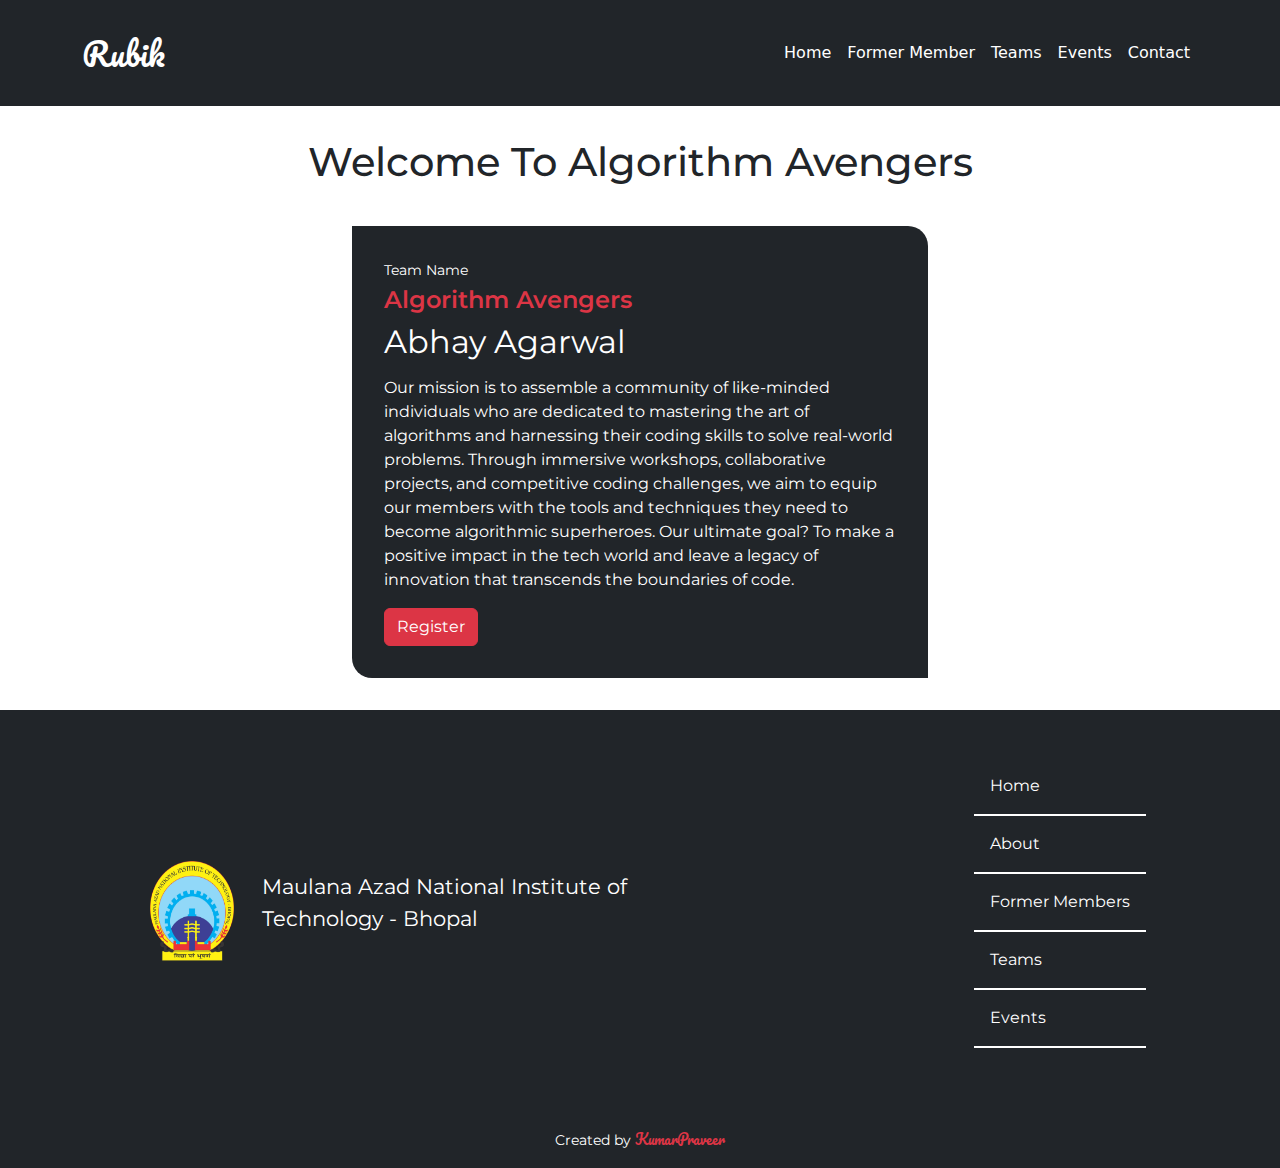
<file: abhay.html>
<!DOCTYPE html>
<html lang="en">
  <head>
    <meta charset="utf-8" />
    <meta name="viewport" content="width=device-width, initial-scale=1" />
    <title>Rubik</title>
    <link
      href="https://cdn.jsdelivr.net/npm/bootstrap@5.3.3/dist/css/bootstrap.min.css"
      rel="stylesheet"
      integrity="sha384-QWTKZyjpPEjISv5WaRU9OFeRpok6YctnYmDr5pNlyT2bRjXh0JMhjY6hW+ALEwIH"
      crossorigin="anonymous"
    />
    <link rel="preconnect" href="https://fonts.googleapis.com" />
    <link rel="preconnect" href="https://fonts.gstatic.com" crossorigin />
    <link
      href="https://fonts.googleapis.com/css2?family=Pacifico&display=swap"
      rel="stylesheet"
    />

    <link
      href="https://fonts.googleapis.com/css2?family=Montserrat:ital,wght@0,100..900;1,100..900&display=swap"
      rel="stylesheet"
    />

    <link rel="stylesheet" href="style.css" />
  </head>
  <body>
    <div class="nav-section" id="home">
      <nav class="navbar navbar-expand-lg navbar-light bg-dark p-4">
        <div class="container">
          <a class="navbar-brand text-white" href="/"> Rubik </a>
          <button
            class="navbar-toggler"
            type="button"
            data-bs-toggle="collapse"
            data-bs-target="#navbarSupportedContent"
            aria-controls="navbarSupportedContent"
            aria-expanded="false"
            aria-label="Toggle navigation"
          >
            <span class="navbar-toggler-icon my-toggler bg-danger"></span>
          </button>
          <div class="collapse navbar-collapse" id="navbarSupportedContent">
            <ul class="navbar-nav ms-auto mb-2 mb-lg-0">
              <li class="nav-item">
                <a
                  class="nav-link active text-white"
                  aria-current="page"
                  href="/"
                  >Home</a
                >
              </li>
              <li class="nav-item">
                <a
                  class="nav-link active text-white"
                  aria-current="page"
                  href="#"
                  >Former Member</a
                >
              </li>
              <li class="nav-item">
                <a
                  class="nav-link active text-white"
                  aria-current="page"
                  href="teams.html"
                  >Teams</a
                >
              </li>
              <li class="nav-item">
                <a
                  class="nav-link active text-white"
                  aria-current="page"
                  href="#testimonial"
                  >Events</a
                >
              </li>
              <li class="nav-item">
                <a
                  class="nav-link active text-white"
                  aria-current="page"
                  href="#footer"
                  >Contact</a
                >
              </li>
            </ul>
          </div>
        </div>
      </nav>
    </div>

    <div id="team-header">
      <h1>Welcome To Algorithm Avengers</h1>
    </div>

    <div class="team-container">
      <div class="team container bg-dark">
        <div class="team-content text-white">
          <small>Team Name</small>
          <div class="team-name text-danger">Algorithm Avengers</div>
          <div class="head-of-team">Abhay Agarwal</div>
          <div class="para">
            Our mission is to assemble a community of like-minded individuals
            who are dedicated to mastering the art of algorithms and harnessing
            their coding skills to solve real-world problems. Through immersive
            workshops, collaborative projects, and competitive coding
            challenges, we aim to equip our members with the tools and
            techniques they need to become algorithmic superheroes. Our ultimate
            goal? To make a positive impact in the tech world and leave a legacy
            of innovation that transcends the boundaries of code.
          </div>
          <div class="btn btn-danger">
            <a href="abhay.html">Register</a>
          </div>
        </div>
      </div>
    </div>

    <section class="footer bg-dark" id="footer">
      <div class="footer-section container">
        <div class="logo-section">
          <div class="manit-logo-container">
            <img src="resources/manit.png" alt="" />
          </div>
          <div class="para container">
            <p class="text-white" id="manit-text">
              Maulana Azad National Institute of Technology - Bhopal
            </p>
          </div>
        </div>
        <div class="quick-links">
          <ul class="text-white">
            <li>
              <a href="/"> Home</a>
            </li>
            <li>
              <a href="">About</a>
            </li>
            <li><a href="">Former Members</a></li>
            <li><a href="teams.html">Teams</a></li>
            <li><a href="#testimonial">Events</a></li>
          </ul>
        </div>
      </div>
      <center>
        <div class="mt=4 py-3">
          <small class="text-white">
            Created by
            <span id="praveer" class="text-danger">KumarPraveer</span></small
          >
        </div>
      </center>
    </section>

    <script
      src="https://cdn.jsdelivr.net/npm/bootstrap@5.3.3/dist/js/bootstrap.bundle.min.js"
      integrity="sha384-YvpcrYf0tY3lHB60NNkmXc5s9fDVZLESaAA55NDzOxhy9GkcIdslK1eN7N6jIeHz"
      crossorigin="anonymous"
    ></script>
  </body>
</html>
</file>
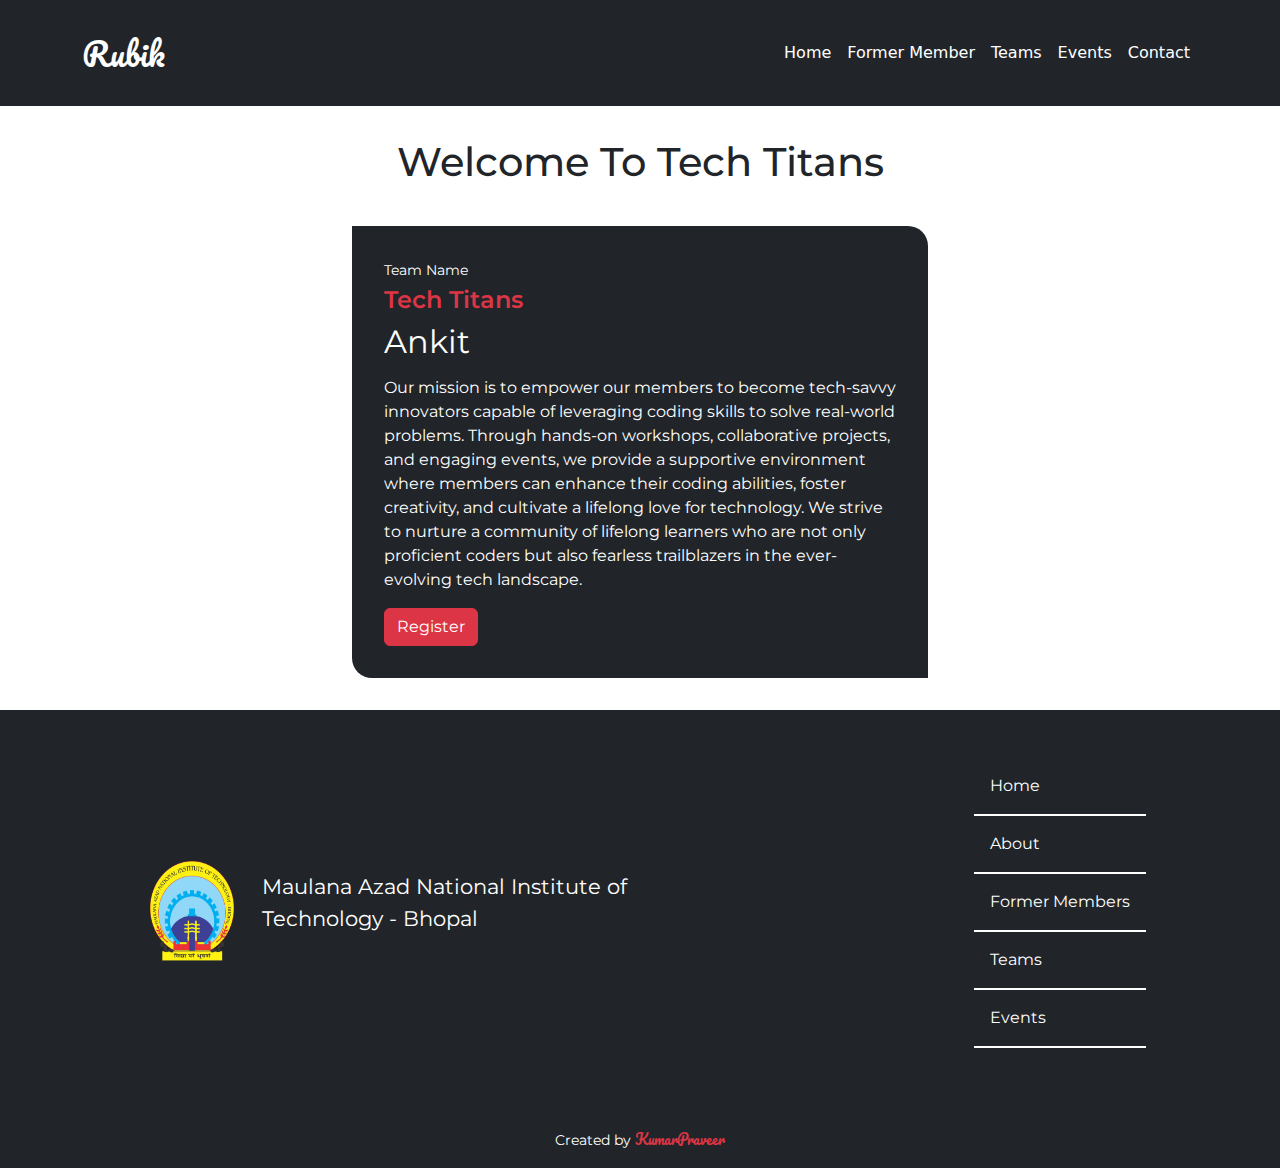
<file: ankit.html>
<!DOCTYPE html>
<html lang="en">
  <head>
    <meta charset="utf-8" />
    <meta name="viewport" content="width=device-width, initial-scale=1" />
    <title>Rubik</title>
    <link
      href="https://cdn.jsdelivr.net/npm/bootstrap@5.3.3/dist/css/bootstrap.min.css"
      rel="stylesheet"
      integrity="sha384-QWTKZyjpPEjISv5WaRU9OFeRpok6YctnYmDr5pNlyT2bRjXh0JMhjY6hW+ALEwIH"
      crossorigin="anonymous"
    />
    <link rel="preconnect" href="https://fonts.googleapis.com" />
    <link rel="preconnect" href="https://fonts.gstatic.com" crossorigin />
    <link
      href="https://fonts.googleapis.com/css2?family=Pacifico&display=swap"
      rel="stylesheet"
    />

    <link
      href="https://fonts.googleapis.com/css2?family=Montserrat:ital,wght@0,100..900;1,100..900&display=swap"
      rel="stylesheet"
    />

    <link rel="stylesheet" href="style.css" />
  </head>
  <body>
    <div class="nav-section" id="home">
      <nav class="navbar navbar-expand-lg navbar-light bg-dark p-4">
        <div class="container">
          <a class="navbar-brand text-white" href="index.html"> Rubik </a>
          <button
            class="navbar-toggler"
            type="button"
            data-bs-toggle="collapse"
            data-bs-target="#navbarSupportedContent"
            aria-controls="navbarSupportedContent"
            aria-expanded="false"
            aria-label="Toggle navigation"
          >
            <span class="navbar-toggler-icon my-toggler bg-danger"></span>
          </button>
          <div class="collapse navbar-collapse" id="navbarSupportedContent">
            <ul class="navbar-nav ms-auto mb-2 mb-lg-0">
              <li class="nav-item">
                <a
                  class="nav-link active text-white"
                  aria-current="page"
                  href="/"
                  >Home</a
                >
              </li>
              <li class="nav-item">
                <a
                  class="nav-link active text-white"
                  aria-current="page"
                  href="#"
                  >Former Member</a
                >
              </li>
              <li class="nav-item">
                <a
                  class="nav-link active text-white"
                  aria-current="page"
                  href="teams.html"
                  >Teams</a
                >
              </li>
              <li class="nav-item">
                <a
                  class="nav-link active text-white"
                  aria-current="page"
                  href="#testimonial"
                  >Events</a
                >
              </li>
              <li class="nav-item">
                <a
                  class="nav-link active text-white"
                  aria-current="page"
                  href="#footer"
                  >Contact</a
                >
              </li>
            </ul>
          </div>
        </div>
      </nav>
    </div>

    <div id="team-header">
      <h1>Welcome To Tech Titans</h1>
    </div>

    <div class="team-container">
      <div class="team container bg-dark">
        <div class="team-content text-white">
          <small>Team Name</small>
          <div class="team-name text-danger">Tech Titans</div>
          <div class="head-of-team">Ankit</div>
          <div class="para">
            Our mission is to empower our members to become tech-savvy
            innovators capable of leveraging coding skills to solve real-world
            problems. Through hands-on workshops, collaborative projects, and
            engaging events, we provide a supportive environment where members
            can enhance their coding abilities, foster creativity, and cultivate
            a lifelong love for technology. We strive to nurture a community of
            lifelong learners who are not only proficient coders but also
            fearless trailblazers in the ever-evolving tech landscape.
          </div>

          <div class="btn btn-danger">
            <a href="ankit.html">Register</a>
          </div>
        </div>
      </div>
    </div>

    <section class="footer bg-dark" id="footer">
      <div class="footer-section container">
        <div class="logo-section">
          <div class="manit-logo-container">
            <img src="resources/manit.png" alt="" />
          </div>
          <div class="para container">
            <p class="text-white" id="manit-text">
              Maulana Azad National Institute of Technology - Bhopal
            </p>
          </div>
        </div>
        <div class="quick-links">
          <ul class="text-white">
            <li>
              <a href="/"> Home</a>
            </li>
            <li>
              <a href="">About</a>
            </li>
            <li><a href="">Former Members</a></li>
            <li><a href="teams.html">Teams</a></li>
            <li><a href="#testimonial">Events</a></li>
          </ul>
        </div>
      </div>
      <center>
        <div class="mt=4 py-3">
          <small class="text-white">
            Created by
            <span id="praveer" class="text-danger">KumarPraveer</span></small
          >
        </div>
      </center>
    </section>

    <script
      src="https://cdn.jsdelivr.net/npm/bootstrap@5.3.3/dist/js/bootstrap.bundle.min.js"
      integrity="sha384-YvpcrYf0tY3lHB60NNkmXc5s9fDVZLESaAA55NDzOxhy9GkcIdslK1eN7N6jIeHz"
      crossorigin="anonymous"
    ></script>
  </body>
</html>
</file>
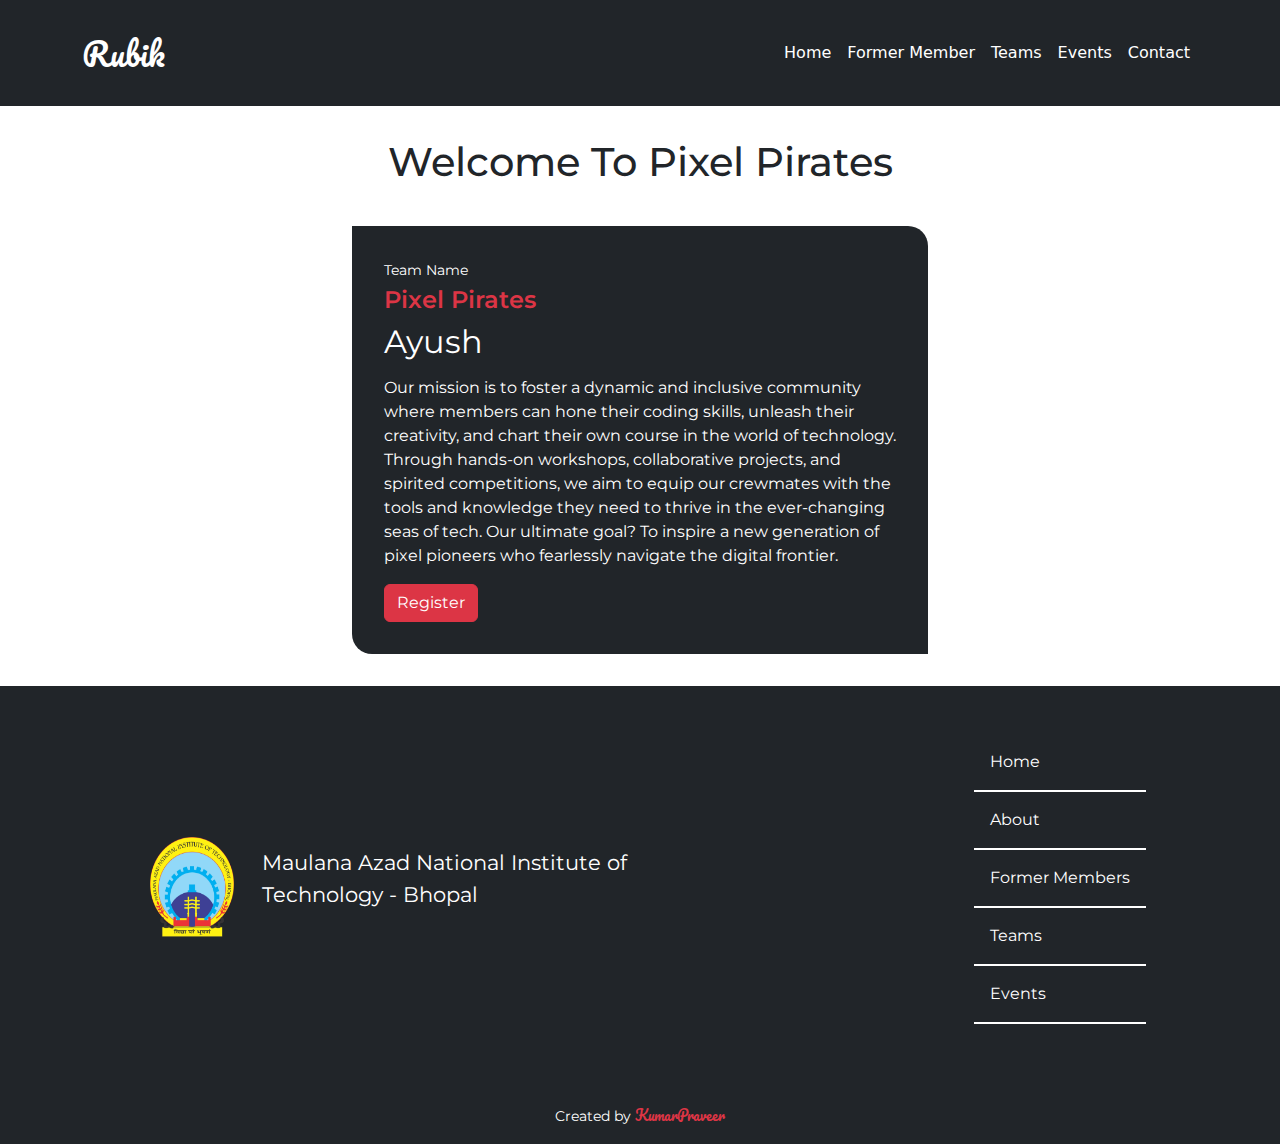
<file: ayush.html>
<!DOCTYPE html>
<html lang="en">
  <head>
    <meta charset="utf-8" />
    <meta name="viewport" content="width=device-width, initial-scale=1" />
    <title>Rubik</title>
    <link
      href="https://cdn.jsdelivr.net/npm/bootstrap@5.3.3/dist/css/bootstrap.min.css"
      rel="stylesheet"
      integrity="sha384-QWTKZyjpPEjISv5WaRU9OFeRpok6YctnYmDr5pNlyT2bRjXh0JMhjY6hW+ALEwIH"
      crossorigin="anonymous"
    />
    <link rel="preconnect" href="https://fonts.googleapis.com" />
    <link rel="preconnect" href="https://fonts.gstatic.com" crossorigin />
    <link
      href="https://fonts.googleapis.com/css2?family=Pacifico&display=swap"
      rel="stylesheet"
    />

    <link
      href="https://fonts.googleapis.com/css2?family=Montserrat:ital,wght@0,100..900;1,100..900&display=swap"
      rel="stylesheet"
    />

    <link rel="stylesheet" href="style.css" />
  </head>
  <body>
    <div class="nav-section" id="home">
      <nav class="navbar navbar-expand-lg navbar-light bg-dark p-4">
        <div class="container">
          <a class="navbar-brand text-white" href="index.html"> Rubik </a>
          <button
            class="navbar-toggler"
            type="button"
            data-bs-toggle="collapse"
            data-bs-target="#navbarSupportedContent"
            aria-controls="navbarSupportedContent"
            aria-expanded="false"
            aria-label="Toggle navigation"
          >
            <span class="navbar-toggler-icon my-toggler bg-danger"></span>
          </button>
          <div class="collapse navbar-collapse" id="navbarSupportedContent">
            <ul class="navbar-nav ms-auto mb-2 mb-lg-0">
              <li class="nav-item">
                <a
                  class="nav-link active text-white"
                  aria-current="page"
                  href="/"
                  >Home</a
                >
              </li>
              <li class="nav-item">
                <a
                  class="nav-link active text-white"
                  aria-current="page"
                  href="#"
                  >Former Member</a
                >
              </li>
              <li class="nav-item">
                <a
                  class="nav-link active text-white"
                  aria-current="page"
                  href="teams.html"
                  >Teams</a
                >
              </li>
              <li class="nav-item">
                <a
                  class="nav-link active text-white"
                  aria-current="page"
                  href="#testimonial"
                  >Events</a
                >
              </li>
              <li class="nav-item">
                <a
                  class="nav-link active text-white"
                  aria-current="page"
                  href="#footer"
                  >Contact</a
                >
              </li>
            </ul>
          </div>
        </div>
      </nav>
    </div>

    <div id="team-header">
      <h1>Welcome To Pixel Pirates</h1>
    </div>

    <div class="team-container">
      <div class="team container bg-dark">
        <div class="team-content text-white">
          <small>Team Name</small>
          <div class="team-name text-danger">Pixel Pirates</div>
          <div class="head-of-team">Ayush</div>
          <div class="para">
            Our mission is to foster a dynamic and inclusive community where
            members can hone their coding skills, unleash their creativity, and
            chart their own course in the world of technology. Through hands-on
            workshops, collaborative projects, and spirited competitions, we aim
            to equip our crewmates with the tools and knowledge they need to
            thrive in the ever-changing seas of tech. Our ultimate goal? To
            inspire a new generation of pixel pioneers who fearlessly navigate
            the digital frontier.
          </div>
          <div class="btn btn-danger">
            <a href="ayush.html">Register</a>
          </div>
        </div>
      </div>
    </div>

    <section class="footer bg-dark" id="footer">
      <div class="footer-section container">
        <div class="logo-section">
          <div class="manit-logo-container">
            <img src="resources/manit.png" alt="" />
          </div>
          <div class="para container">
            <p class="text-white" id="manit-text">
              Maulana Azad National Institute of Technology - Bhopal
            </p>
          </div>
        </div>
        <div class="quick-links">
          <ul class="text-white">
            <li>
              <a href="/"> Home</a>
            </li>
            <li>
              <a href="">About</a>
            </li>
            <li><a href="">Former Members</a></li>
            <li><a href="teams.html">Teams</a></li>
            <li><a href="#testimonial">Events</a></li>
          </ul>
        </div>
      </div>
      <center>
        <div class="mt=4 py-3">
          <small class="text-white">
            Created by
            <span id="praveer" class="text-danger">KumarPraveer</span></small
          >
        </div>
      </center>
    </section>

    <script
      src="https://cdn.jsdelivr.net/npm/bootstrap@5.3.3/dist/js/bootstrap.bundle.min.js"
      integrity="sha384-YvpcrYf0tY3lHB60NNkmXc5s9fDVZLESaAA55NDzOxhy9GkcIdslK1eN7N6jIeHz"
      crossorigin="anonymous"
    ></script>
  </body>
</html>
</file>
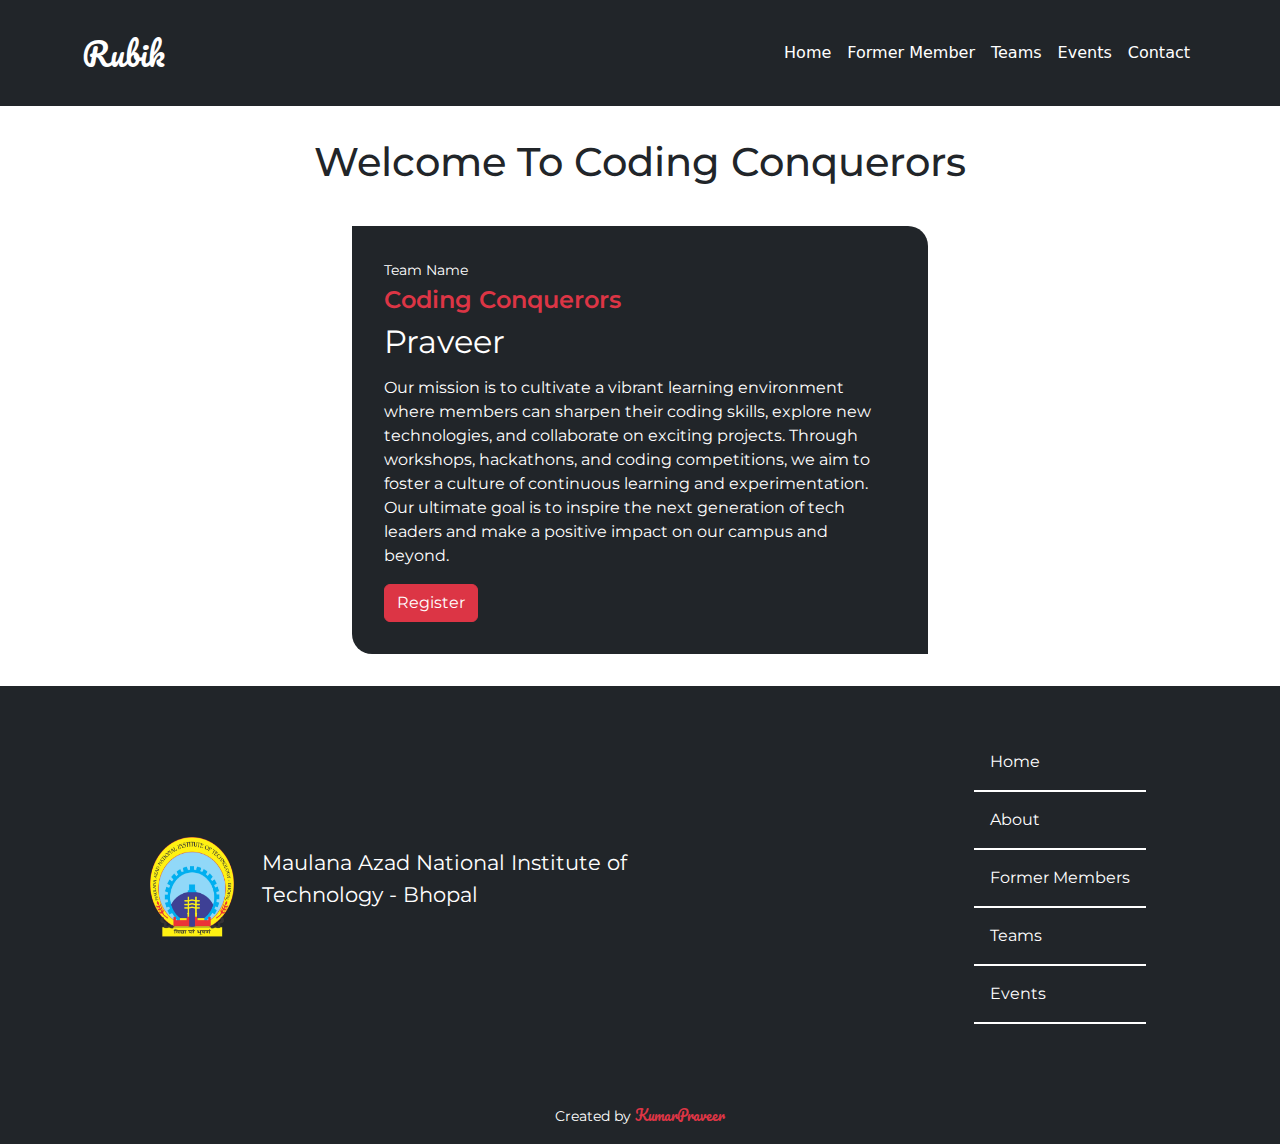
<file: praveer.html>
<!DOCTYPE html>
<html lang="en">
  <head>
    <meta charset="utf-8" />
    <meta name="viewport" content="width=device-width, initial-scale=1" />
    <title>Rubik</title>
    <link
      href="https://cdn.jsdelivr.net/npm/bootstrap@5.3.3/dist/css/bootstrap.min.css"
      rel="stylesheet"
      integrity="sha384-QWTKZyjpPEjISv5WaRU9OFeRpok6YctnYmDr5pNlyT2bRjXh0JMhjY6hW+ALEwIH"
      crossorigin="anonymous"
    />
    <link rel="preconnect" href="https://fonts.googleapis.com" />
    <link rel="preconnect" href="https://fonts.gstatic.com" crossorigin />
    <link
      href="https://fonts.googleapis.com/css2?family=Pacifico&display=swap"
      rel="stylesheet"
    />

    <link
      href="https://fonts.googleapis.com/css2?family=Montserrat:ital,wght@0,100..900;1,100..900&display=swap"
      rel="stylesheet"
    />

    <link rel="stylesheet" href="style.css" />
  </head>
  <body>
    <div class="nav-section" id="home">
      <nav class="navbar navbar-expand-lg navbar-light bg-dark p-4">
        <div class="container">
          <a class="navbar-brand text-white" href="index.html"> Rubik </a>
          <button
            class="navbar-toggler"
            type="button"
            data-bs-toggle="collapse"
            data-bs-target="#navbarSupportedContent"
            aria-controls="navbarSupportedContent"
            aria-expanded="false"
            aria-label="Toggle navigation"
          >
            <span class="navbar-toggler-icon my-toggler bg-danger"></span>
          </button>
          <div class="collapse navbar-collapse" id="navbarSupportedContent">
            <ul class="navbar-nav ms-auto mb-2 mb-lg-0">
              <li class="nav-item">
                <a
                  class="nav-link active text-white"
                  aria-current="page"
                  href="index.html"
                  >Home</a
                >
              </li>
              <li class="nav-item">
                <a
                  class="nav-link active text-white"
                  aria-current="page"
                  href="#"
                  >Former Member</a
                >
              </li>
              <li class="nav-item">
                <a
                  class="nav-link active text-white"
                  aria-current="page"
                  href="../teams.html"
                  >Teams</a
                >
              </li>
              <li class="nav-item">
                <a
                  class="nav-link active text-white"
                  aria-current="page"
                  href="#testimonial"
                  >Events</a
                >
              </li>
              <li class="nav-item">
                <a
                  class="nav-link active text-white"
                  aria-current="page"
                  href="#footer"
                  >Contact</a
                >
              </li>
            </ul>
          </div>
        </div>
      </nav>
    </div>

    <div id="team-header">
      <h1>Welcome To Coding Conquerors</h1>
    </div>

    <div class="team-container">
      <div class="team container bg-dark">
        <div class="team-content text-white">
          <small>Team Name</small>
          <div class="team-name text-danger">Coding Conquerors</div>
          <div class="head-of-team">Praveer</div>
          <div class="para">
            Our mission is to cultivate a vibrant learning environment where
            members can sharpen their coding skills, explore new technologies,
            and collaborate on exciting projects. Through workshops, hackathons,
            and coding competitions, we aim to foster a culture of continuous
            learning and experimentation. Our ultimate goal is to inspire the
            next generation of tech leaders and make a positive impact on our
            campus and beyond.
          </div>
          <div class="btn btn-danger">Register</div>
        </div>
      </div>
    </div>

    <section class="footer bg-dark" id="footer">
      <div class="footer-section container">
        <div class="logo-section">
          <div class="manit-logo-container">
            <img src="resources/manit.png" alt="" />
          </div>
          <div class="para container">
            <p class="text-white" id="manit-text">
              Maulana Azad National Institute of Technology - Bhopal
            </p>
          </div>
        </div>
        <div class="quick-links">
          <ul class="text-white">
            <li>
              <a href="/"> Home</a>
            </li>
            <li>
              <a href="">About</a>
            </li>
            <li><a href="">Former Members</a></li>
            <li><a href="teams.html">Teams</a></li>
            <li><a href="#testimonial">Events</a></li>
          </ul>
        </div>
      </div>
      <center>
        <div class="mt=4 py-3">
          <small class="text-white">
            Created by
            <span id="praveer" class="text-danger">KumarPraveer</span></small
          >
        </div>
      </center>
    </section>

    <script
      src="https://cdn.jsdelivr.net/npm/bootstrap@5.3.3/dist/js/bootstrap.bundle.min.js"
      integrity="sha384-YvpcrYf0tY3lHB60NNkmXc5s9fDVZLESaAA55NDzOxhy9GkcIdslK1eN7N6jIeHz"
      crossorigin="anonymous"
    ></script>
  </body>
</html>
</file>
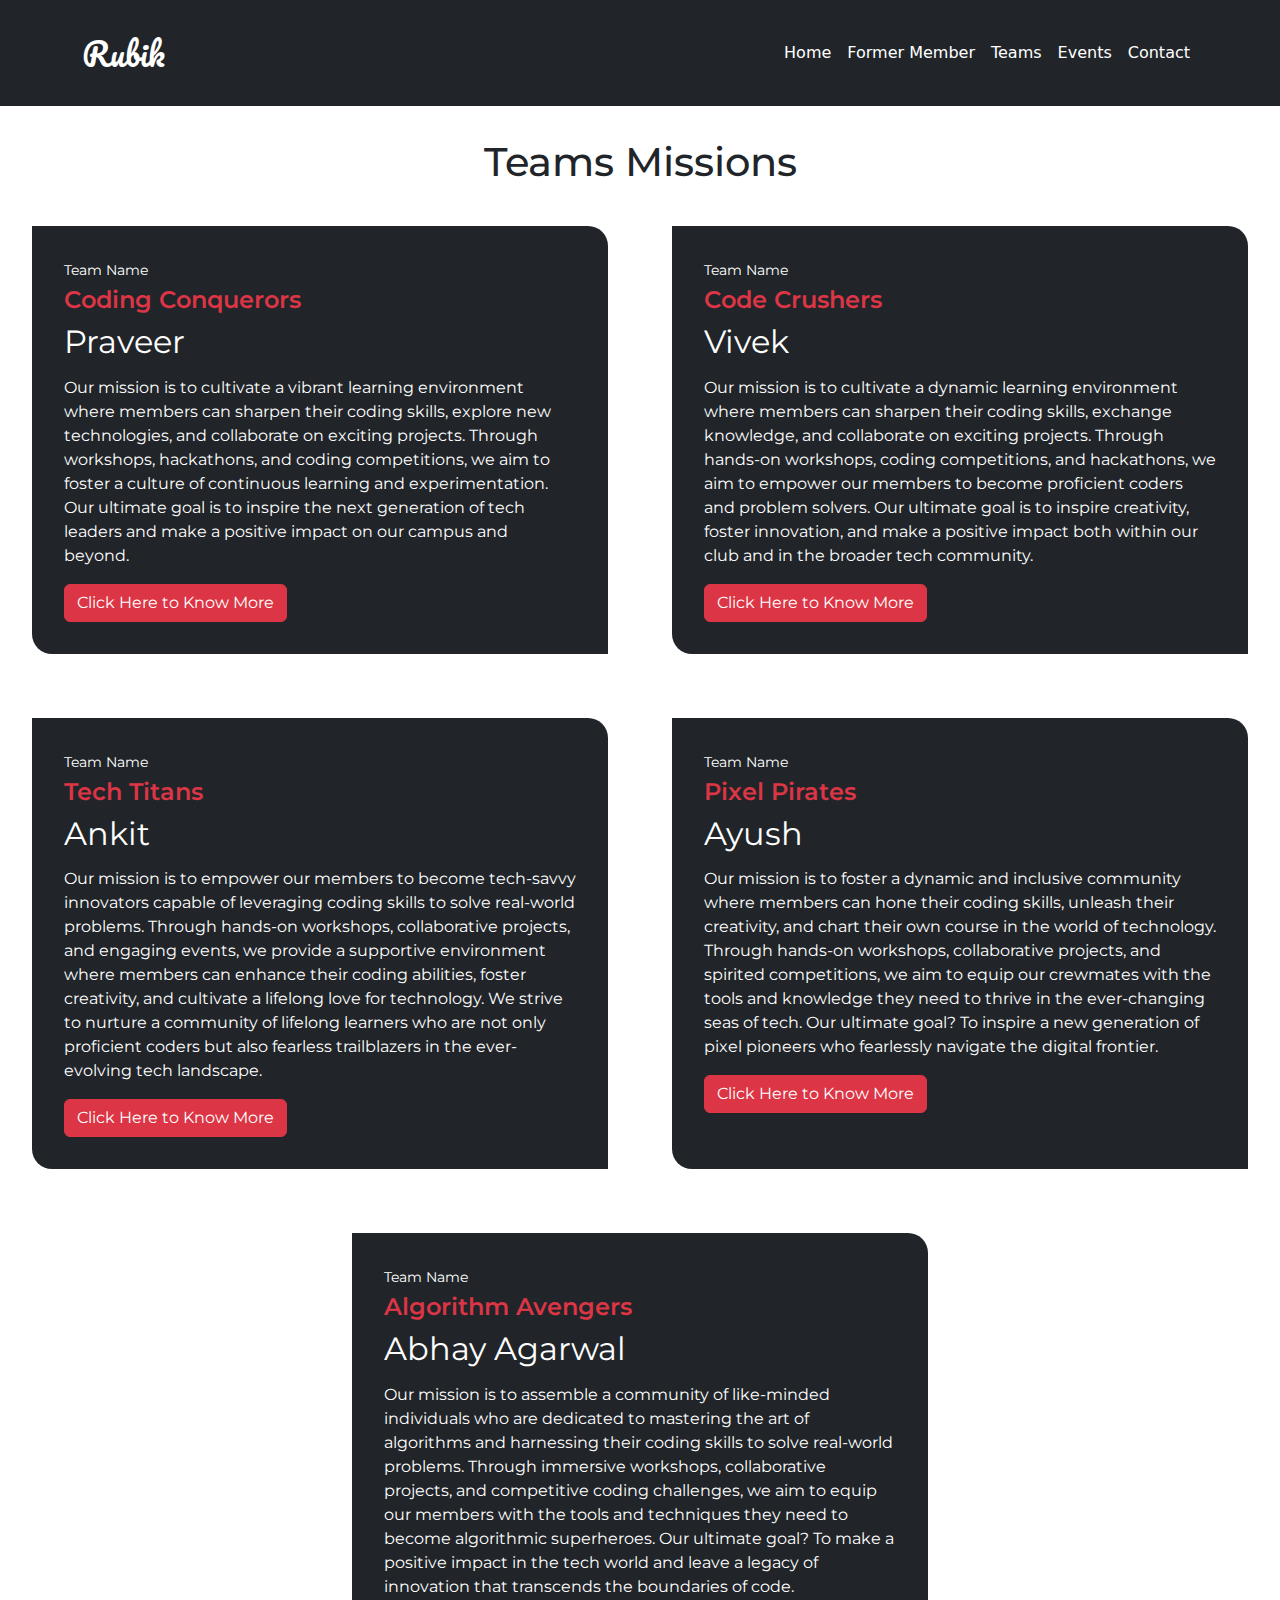
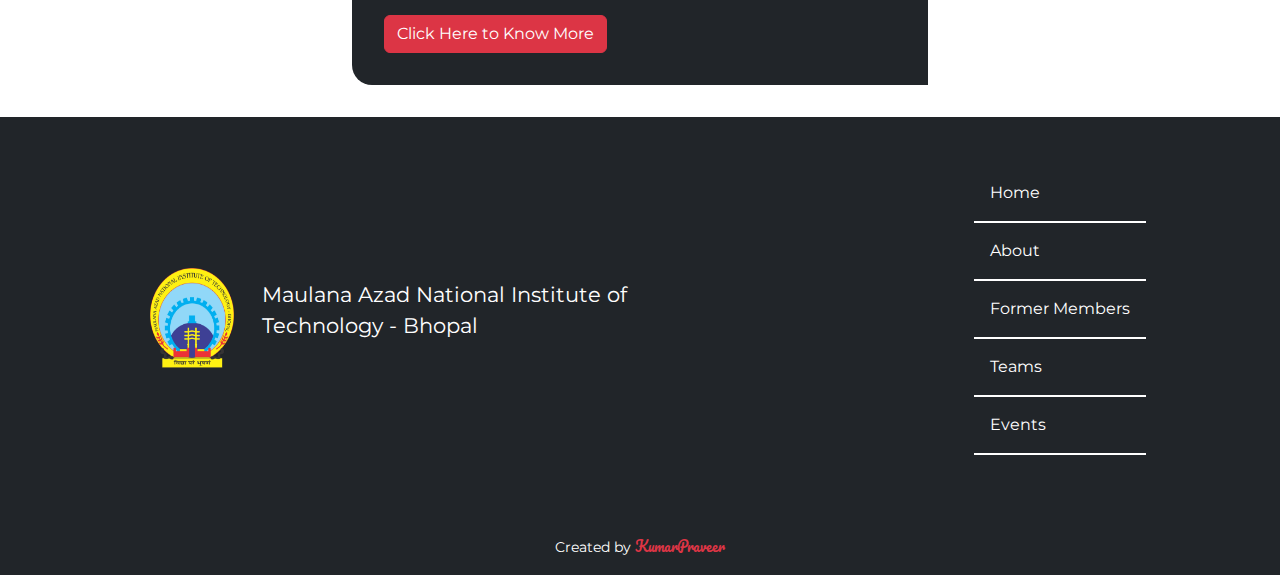
<file: teams.html>
<!DOCTYPE html>
<html lang="en">
  <head>
    <meta charset="utf-8" />
    <meta name="viewport" content="width=device-width, initial-scale=1" />
    <title>Rubik</title>
    <link
      href="https://cdn.jsdelivr.net/npm/bootstrap@5.3.3/dist/css/bootstrap.min.css"
      rel="stylesheet"
      integrity="sha384-QWTKZyjpPEjISv5WaRU9OFeRpok6YctnYmDr5pNlyT2bRjXh0JMhjY6hW+ALEwIH"
      crossorigin="anonymous"
    />
    <link rel="preconnect" href="https://fonts.googleapis.com" />
    <link rel="preconnect" href="https://fonts.gstatic.com" crossorigin />
    <link
      href="https://fonts.googleapis.com/css2?family=Pacifico&display=swap"
      rel="stylesheet"
    />

    <link
      href="https://fonts.googleapis.com/css2?family=Montserrat:ital,wght@0,100..900;1,100..900&display=swap"
      rel="stylesheet"
    />

    <link rel="stylesheet" href="style.css" />
  </head>
  <body>
    <div class="nav-section" id="home">
      <nav class="navbar navbar-expand-lg navbar-light bg-dark p-4">
        <div class="container">
          <a class="navbar-brand text-white" href="/"> Rubik </a>
          <button
            class="navbar-toggler"
            type="button"
            data-bs-toggle="collapse"
            data-bs-target="#navbarSupportedContent"
            aria-controls="navbarSupportedContent"
            aria-expanded="false"
            aria-label="Toggle navigation"
          >
            <span class="navbar-toggler-icon my-toggler bg-danger"></span>
          </button>
          <div class="collapse navbar-collapse" id="navbarSupportedContent">
            <ul class="navbar-nav ms-auto mb-2 mb-lg-0">
              <li class="nav-item">
                <a
                  class="nav-link active text-white"
                  aria-current="page"
                  href="index.html"
                  >Home</a
                >
              </li>
              <li class="nav-item">
                <a
                  class="nav-link active text-white"
                  aria-current="page"
                  href="#"
                  >Former Member</a
                >
              </li>
              <li class="nav-item">
                <a
                  class="nav-link active text-white"
                  aria-current="page"
                  href="#"
                  >Teams</a
                >
              </li>
              <li class="nav-item">
                <a
                  class="nav-link active text-white"
                  aria-current="page"
                  href="#testimonial"
                  >Events</a
                >
              </li>
              <li class="nav-item">
                <a
                  class="nav-link active text-white"
                  aria-current="page"
                  href="#footer"
                  >Contact</a
                >
              </li>
            </ul>
          </div>
        </div>
      </nav>
    </div>

    <div id="team-header">
      <h1>Teams Missions</h1>
    </div>

    <div class="team-container">
      <div class="team container bg-dark">
        <div class="team-content text-white">
          <small>Team Name</small>
          <div class="team-name text-danger">Coding Conquerors</div>
          <div class="head-of-team">Praveer</div>
          <div class="para">
            Our mission is to cultivate a vibrant learning environment where
            members can sharpen their coding skills, explore new technologies,
            and collaborate on exciting projects. Through workshops, hackathons,
            and coding competitions, we aim to foster a culture of continuous
            learning and experimentation. Our ultimate goal is to inspire the
            next generation of tech leaders and make a positive impact on our
            campus and beyond.
          </div>
          <div class="btn btn-danger">
            <a href="praveer.html">Click Here to Know More</a>
          </div>
        </div>
      </div>

      <div class="team container bg-dark">
        <div class="team-content text-white">
          <small>Team Name</small>
          <div class="team-name text-danger">Code Crushers</div>
          <div class="head-of-team">Vivek</div>
          <div class="para">
            Our mission is to cultivate a dynamic learning environment where
            members can sharpen their coding skills, exchange knowledge, and
            collaborate on exciting projects. Through hands-on workshops, coding
            competitions, and hackathons, we aim to empower our members to
            become proficient coders and problem solvers. Our ultimate goal is
            to inspire creativity, foster innovation, and make a positive impact
            both within our club and in the broader tech community.
          </div>
          <div class="btn btn-danger">
            <a href="vivek.html">Click Here to Know More</a>
          </div>
        </div>
      </div>

      <div class="team container bg-dark">
        <div class="team-content text-white">
          <small>Team Name</small>
          <div class="team-name text-danger">Tech Titans</div>
          <div class="head-of-team">Ankit</div>
          <div class="para">
            Our mission is to empower our members to become tech-savvy
            innovators capable of leveraging coding skills to solve real-world
            problems. Through hands-on workshops, collaborative projects, and
            engaging events, we provide a supportive environment where members
            can enhance their coding abilities, foster creativity, and cultivate
            a lifelong love for technology. We strive to nurture a community of
            lifelong learners who are not only proficient coders but also
            fearless trailblazers in the ever-evolving tech landscape.
          </div>

          <div class="btn btn-danger">
            <a href="ankit.html">Click Here to Know More</a>
          </div>
        </div>
      </div>
      <div class="team container bg-dark">
        <div class="team-content text-white">
          <small>Team Name</small>
          <div class="team-name text-danger">Pixel Pirates</div>
          <div class="head-of-team">Ayush</div>
          <div class="para">
            Our mission is to foster a dynamic and inclusive community where
            members can hone their coding skills, unleash their creativity, and
            chart their own course in the world of technology. Through hands-on
            workshops, collaborative projects, and spirited competitions, we aim
            to equip our crewmates with the tools and knowledge they need to
            thrive in the ever-changing seas of tech. Our ultimate goal? To
            inspire a new generation of pixel pioneers who fearlessly navigate
            the digital frontier.
          </div>
          <div class="btn btn-danger">
            <a href="ayush.html">Click Here to Know More</a>
          </div>
        </div>
      </div>
      <div class="team container bg-dark">
        <div class="team-content text-white">
          <small>Team Name</small>
          <div class="team-name text-danger">Algorithm Avengers</div>
          <div class="head-of-team">Abhay Agarwal</div>
          <div class="para">
            Our mission is to assemble a community of like-minded individuals
            who are dedicated to mastering the art of algorithms and harnessing
            their coding skills to solve real-world problems. Through immersive
            workshops, collaborative projects, and competitive coding
            challenges, we aim to equip our members with the tools and
            techniques they need to become algorithmic superheroes. Our ultimate
            goal? To make a positive impact in the tech world and leave a legacy
            of innovation that transcends the boundaries of code.
          </div>
          <div class="btn btn-danger">
            <a href="abhay.html">Click Here to Know More</a>
          </div>
        </div>
      </div>
    </div>

    <section class="footer bg-dark" id="footer">
      <div class="footer-section container">
        <div class="logo-section">
          <div class="manit-logo-container">
            <img src="resources/manit.png" alt="" />
          </div>
          <div class="para container">
            <p class="text-white" id="manit-text">
              Maulana Azad National Institute of Technology - Bhopal
            </p>
          </div>
        </div>
        <div class="quick-links">
          <ul class="text-white">
            <li>
              <a href="#home"> Home</a>
            </li>
            <li>
              <a href="">About</a>
            </li>
            <li><a href="">Former Members</a></li>
            <li><a href="teams.html">Teams</a></li>
            <li><a href="#testimonial">Events</a></li>
          </ul>
        </div>
      </div>
      <center>
        <div class="mt=4 py-3">
          <small class="text-white">
            Created by
            <span id="praveer" class="text-danger">KumarPraveer</span></small
          >
        </div>
      </center>
    </section>

    <script
      src="https://cdn.jsdelivr.net/npm/bootstrap@5.3.3/dist/js/bootstrap.bundle.min.js"
      integrity="sha384-YvpcrYf0tY3lHB60NNkmXc5s9fDVZLESaAA55NDzOxhy9GkcIdslK1eN7N6jIeHz"
      crossorigin="anonymous"
    ></script>
  </body>
</html>
</file>
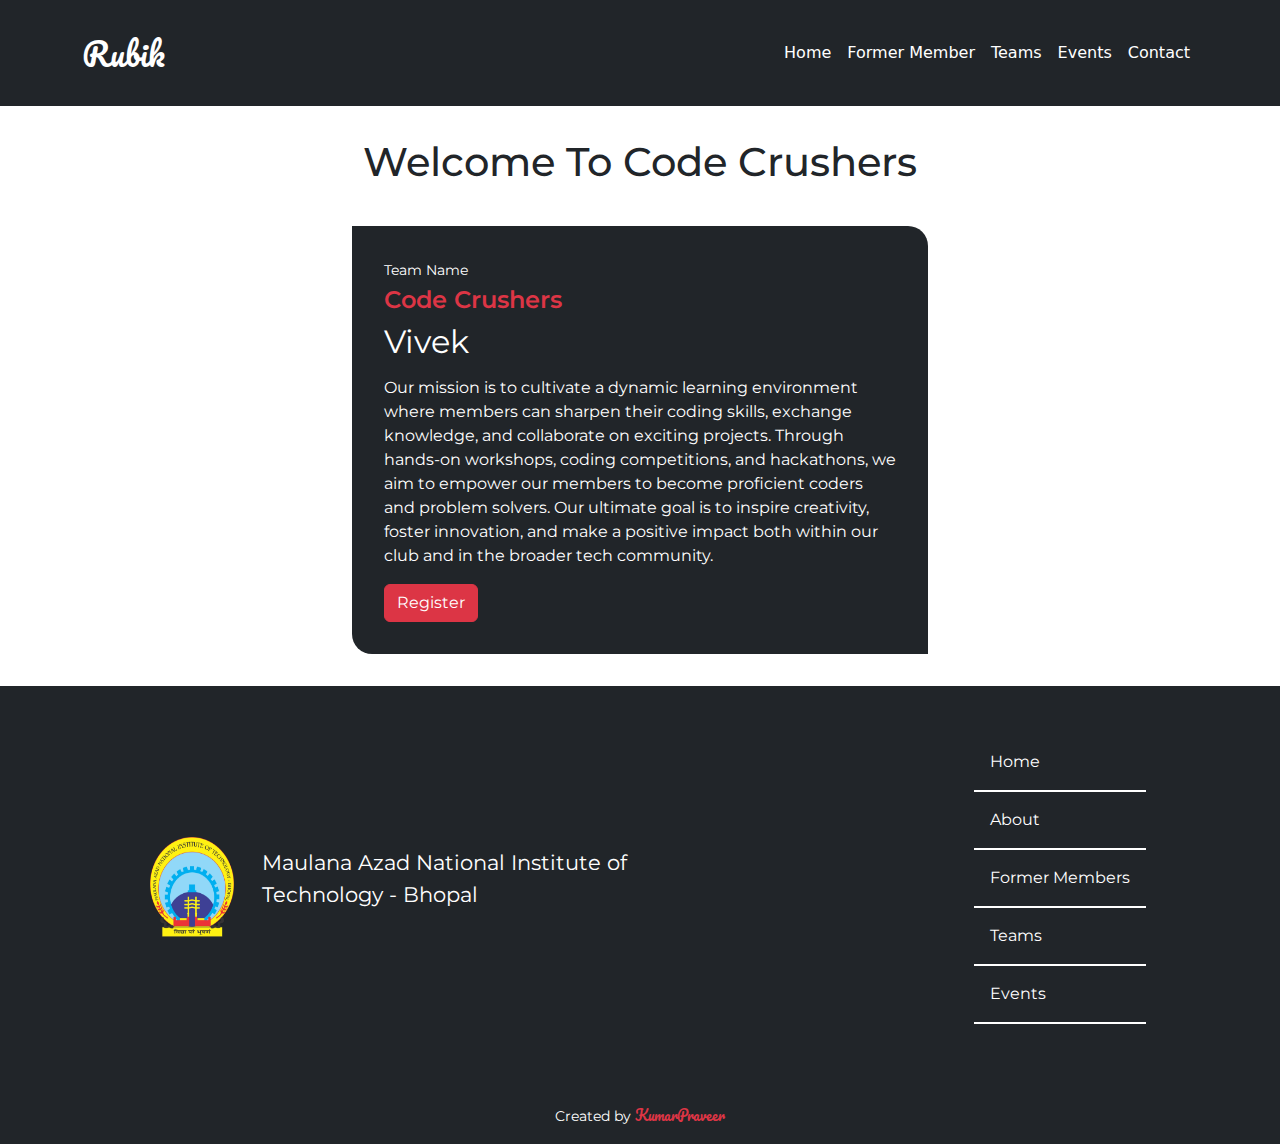
<file: vivek.html>
<!DOCTYPE html>
<html lang="en">
  <head>
    <meta charset="utf-8" />
    <meta name="viewport" content="width=device-width, initial-scale=1" />
    <title>Rubik</title>
    <link
      href="https://cdn.jsdelivr.net/npm/bootstrap@5.3.3/dist/css/bootstrap.min.css"
      rel="stylesheet"
      integrity="sha384-QWTKZyjpPEjISv5WaRU9OFeRpok6YctnYmDr5pNlyT2bRjXh0JMhjY6hW+ALEwIH"
      crossorigin="anonymous"
    />
    <link rel="preconnect" href="https://fonts.googleapis.com" />
    <link rel="preconnect" href="https://fonts.gstatic.com" crossorigin />
    <link
      href="https://fonts.googleapis.com/css2?family=Pacifico&display=swap"
      rel="stylesheet"
    />

    <link
      href="https://fonts.googleapis.com/css2?family=Montserrat:ital,wght@0,100..900;1,100..900&display=swap"
      rel="stylesheet"
    />

    <link rel="stylesheet" href="style.css" />
  </head>
  <body>
    <div class="nav-section" id="home">
      <nav class="navbar navbar-expand-lg navbar-light bg-dark p-4">
        <div class="container">
          <a class="navbar-brand text-white" href="index.html"> Rubik </a>
          <button
            class="navbar-toggler"
            type="button"
            data-bs-toggle="collapse"
            data-bs-target="#navbarSupportedContent"
            aria-controls="navbarSupportedContent"
            aria-expanded="false"
            aria-label="Toggle navigation"
          >
            <span class="navbar-toggler-icon my-toggler bg-danger"></span>
          </button>
          <div class="collapse navbar-collapse" id="navbarSupportedContent">
            <ul class="navbar-nav ms-auto mb-2 mb-lg-0">
              <li class="nav-item">
                <a
                  class="nav-link active text-white"
                  aria-current="page"
                  href="/"
                  >Home</a
                >
              </li>
              <li class="nav-item">
                <a
                  class="nav-link active text-white"
                  aria-current="page"
                  href="#"
                  >Former Member</a
                >
              </li>
              <li class="nav-item">
                <a
                  class="nav-link active text-white"
                  aria-current="page"
                  href="teams.html"
                  >Teams</a
                >
              </li>
              <li class="nav-item">
                <a
                  class="nav-link active text-white"
                  aria-current="page"
                  href="#testimonial"
                  >Events</a
                >
              </li>
              <li class="nav-item">
                <a
                  class="nav-link active text-white"
                  aria-current="page"
                  href="#footer"
                  >Contact</a
                >
              </li>
            </ul>
          </div>
        </div>
      </nav>
    </div>

    <div id="team-header">
      <h1>Welcome To Code Crushers</h1>
    </div>

    <div class="team-container">
      <div class="team container bg-dark">
        <div class="team-content text-white">
          <small>Team Name</small>
          <div class="team-name text-danger">Code Crushers</div>
          <div class="head-of-team">Vivek</div>
          <div class="para">
            Our mission is to cultivate a dynamic learning environment where
            members can sharpen their coding skills, exchange knowledge, and
            collaborate on exciting projects. Through hands-on workshops, coding
            competitions, and hackathons, we aim to empower our members to
            become proficient coders and problem solvers. Our ultimate goal is
            to inspire creativity, foster innovation, and make a positive impact
            both within our club and in the broader tech community.
          </div>
          <div class="btn btn-danger">
            <a href="praveer.html">Register</a>
          </div>
        </div>
      </div>
    </div>

    <section class="footer bg-dark" id="footer">
      <div class="footer-section container">
        <div class="logo-section">
          <div class="manit-logo-container">
            <img src="resources/manit.png" alt="" />
          </div>
          <div class="para container">
            <p class="text-white" id="manit-text">
              Maulana Azad National Institute of Technology - Bhopal
            </p>
          </div>
        </div>
        <div class="quick-links">
          <ul class="text-white">
            <li>
              <a href="#home"> Home</a>
            </li>
            <li>
              <a href="">About</a>
            </li>
            <li><a href="">Former Members</a></li>
            <li><a href="teams.html">Teams</a></li>
            <li><a href="#testimonial">Events</a></li>
          </ul>
        </div>
      </div>
      <center>
        <div class="mt=4 py-3">
          <small class="text-white">
            Created by
            <span id="praveer" class="text-danger">KumarPraveer</span></small
          >
        </div>
      </center>
    </section>

    <script
      src="https://cdn.jsdelivr.net/npm/bootstrap@5.3.3/dist/js/bootstrap.bundle.min.js"
      integrity="sha384-YvpcrYf0tY3lHB60NNkmXc5s9fDVZLESaAA55NDzOxhy9GkcIdslK1eN7N6jIeHz"
      crossorigin="anonymous"
    ></script>
  </body>
</html>
</file>
<file: style.css>
.navbar-brand {
  font-family: "Pacifico", cursive;
  font-weight: 400;
  font-style: normal;
  font-size: 2em;
}

.my-toggler {
  border-radius: 5px;
  padding: 0.8em;
}

#praveer {
  font-family: "Pacifico", cursive;
}

#team-header {
  font-family: "Montserrat", sans-serif;
  text-align: center;
  margin: 2em 0 0;
}

.hero {
  height: 100vh;
}
@media (max-width: 599px) {
  .hero {
    display: flex;
    justify-content: center;
    align-items: center;
    height: 85vh;
  }
}
.hero .two-section {
  display: flex;
  height: 100%;
}
@media (max-width: 599px) {
  .hero .two-section {
    flex-wrap: wrap;
    justify-content: center;
  }
}
.hero .two-section .first-section {
  display: flex;
  flex-direction: column;
  align-items: center;
  margin-top: 5em;
}
@media (max-width: 599px) {
  .hero .two-section .first-section {
    margin-top: 0;
    display: flex;
    justify-content: center;
    align-items: center;
  }
}
.hero .two-section .first-section .content-section {
  width: 70%;
}
.hero .two-section .first-section .content-section h1 {
  font-family: "Pacifico", cursive;
  font-weight: 400;
  font-style: normal;
  font-size: 4em;
  padding-bottom: 0.2em;
}
.hero .two-section .first-section .content-section .para {
  font-family: "Montserrat", sans-serif;
  font-optical-sizing: auto;
  font-size: 1.2em;
  text-align: justify;
  font-style: normal;
}
.hero .two-section .second-section {
  width: 60%;
}
@media (max-width: 599px) {
  .hero .two-section .second-section {
    display: none;
    width: 70%;
    padding-top: 2em;
    padding-bottom: 2em;
  }
}
.hero .two-section .second-section .hero-image-container img {
  height: 100%;
  width: 100%;
}

.testimonial {
  padding: 3em 0;
  font-family: "Montserrat", sans-serif;
}
.testimonial .image-container {
  display: flex;
  padding: 2em 0;
  flex-wrap: wrap;
  justify-content: center;
}
@media (max-width: 599px) {
  .testimonial .image-container {
    display: block;
  }
}
.testimonial .image-container .image-dabba {
  display: flex;
  flex-direction: column;
  align-items: center;
}
.testimonial .image-container h4 {
  text-align: center;
}
.testimonial .image-container .image {
  height: 350px;
  width: 350px;
  position: relative;
  margin: 1em;
  cursor: pointer;
}
@media (max-width: 599px) {
  .testimonial .image-container .image {
    width: 80%;
    height: 350px;
  }
}
.testimonial .image-container .image img {
  border-top-left-radius: 40px;
  border-bottom-right-radius: 40px;
  height: 100%;
  width: 100%;
}

.image::before {
  content: "";
  height: 100%;
  width: 100%;
  border-top-left-radius: 40px;
  border-bottom-right-radius: 40px;
  position: absolute;
  top: 0;
  left: 0;
  background-color: rgba(0, 0, 0, 0.336);
}

.footer {
  font-family: "Montserrat", sans-serif;
}
.footer .footer-section {
  display: flex;
  padding: 3em 0;
  justify-content: space-evenly;
}
@media (max-width: 599px) {
  .footer .footer-section {
    flex-wrap: wrap;
  }
}
.footer .footer-section .logo-section {
  display: flex;
  align-items: center;
}
.footer .footer-section .logo-section .manit-logo-container {
  height: 100px;
  width: 100px;
  margin: 1em;
}
.footer .footer-section .logo-section .manit-logo-container img {
  height: 100%;
  width: 100%;
}
.footer .footer-section .logo-section .para {
  font-size: 1.3em;
}
.footer .footer-section .quick-links ul {
  list-style: none;
  cursor: pointer;
}
.footer .footer-section .quick-links ul li {
  border-bottom: 2px solid white;
  padding: 1em;
}
.footer .footer-section .quick-links ul li a {
  text-decoration: none;
  color: white;
}
@media (max-width: 599px) {
  .footer .footer-section .quick-links {
    margin-top: 2em;
    width: 80%;
  }
}

.team-container {
  font-family: "Montserrat", sans-serif;
  display: flex;
  flex-wrap: wrap;
  justify-content: center;
}
@media (max-width: 599px) {
  .team-container {
    flex-wrap: wrap;
    margin-top: -1em;
    margin-bottom: 0;
  }
}
.team-container .team {
  margin: 2em;
  border-top-right-radius: 20px;
  border-bottom-left-radius: 20px;
  padding: 2em;
  width: 45%;
}
@media (max-width: 599px) {
  .team-container .team {
    width: 100%;
    margin-bottom: 1em;
    padding: 2em 1em;
  }
}
.team-container .team .team-content .team-name {
  font-size: 1.5em;
  font-weight: 600;
}
.team-container .team .team-content .head-of-team {
  font-size: 2em;
  color: white;
}
.team-container .team .team-content .para {
  padding: 0.6em 0 1em;
}
.team-container .team .team-content .btn a {
  text-decoration: none;
  color: white;
}

#manit-text {
  width: 80%;
}
@media (max-width: 599px) {
  #manit-text {
    width: 100%;
  }
}

.gallery {
  padding: 2em 0;
  margin-bottom: 3em;
}
.gallery #carouselExampleAutoplaying {
  margin-top: 2em;
}

@media (max-width: 599px) {
  #crausal-image {
    height: 300px;
  }
}/*# sourceMappingURL=style.css.map */
</file>
